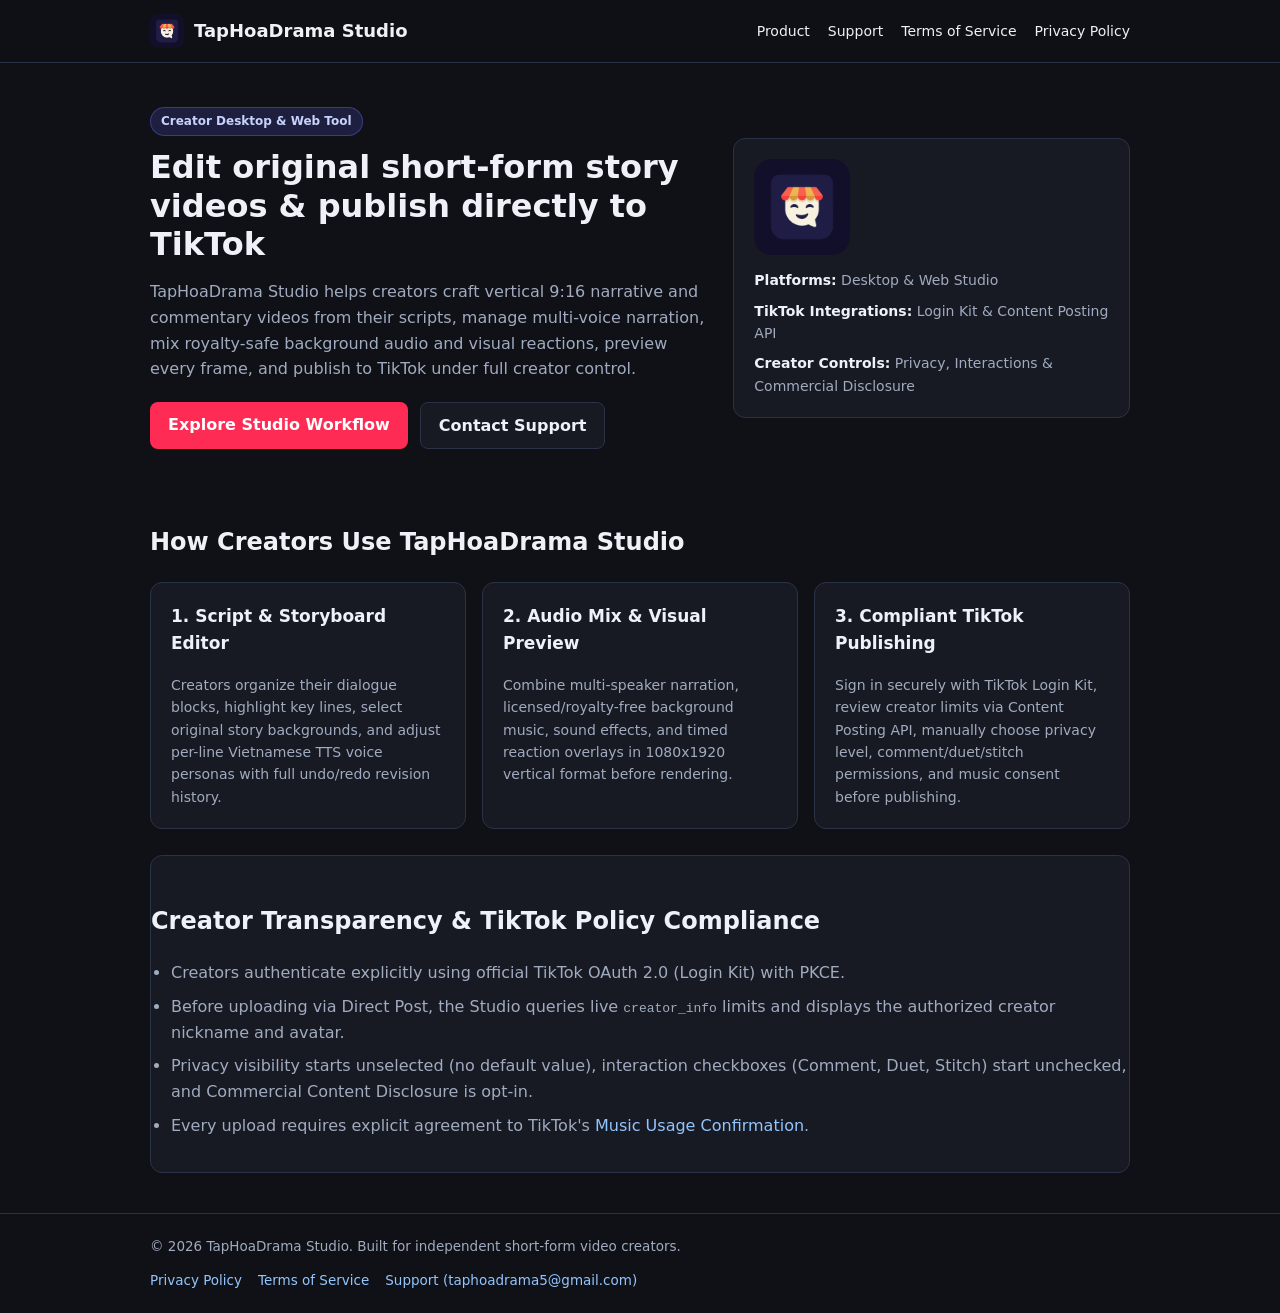
<file: index.html>
<!DOCTYPE html>
<html lang="en">
<head>
  <meta charset="UTF-8" />
  <meta name="viewport" content="width=device-width, initial-scale=1.0" />
  <title>TapHoaDrama Studio — Short-Form Creator Video Editor &amp; Publisher</title>
  <link rel="stylesheet" href="styles.css" />
</head>
<body>
  <header class="nav-wrap">
    <div class="container nav">
      <a class="brand" href="index.html">
        <img src="assets/taphoadrama-icon-1024.jpg" alt="TapHoaDrama Studio Logo" />
        <span>TapHoaDrama Studio</span>
      </a>
      <nav class="nav-links">
        <a href="index.html">Product</a>
        <a href="support.html">Support</a>
        <a href="terms.html">Terms of Service</a>
        <a href="privacy.html">Privacy Policy</a>
      </nav>
    </div>
  </header>

  <main class="container">
    <section class="hero">
      <div class="hero-text">
        <span class="badge">Creator Desktop &amp; Web Tool</span>
        <h1>Edit original short-form story videos &amp; publish directly to TikTok</h1>
        <p class="lead">
          TapHoaDrama Studio helps creators craft vertical 9:16 narrative and commentary videos from their scripts,
          manage multi-voice narration, mix royalty-safe background audio and visual reactions, preview every frame,
          and publish to TikTok under full creator control.
        </p>
        <div class="cta-row">
          <a class="btn primary" href="#workflow">Explore Studio Workflow</a>
          <a class="btn secondary" href="support.html">Contact Support</a>
        </div>
      </div>
      <div class="hero-card">
        <img src="assets/taphoadrama-icon-1024.jpg" alt="TapHoaDrama Studio" class="hero-icon" />
        <div class="hero-specs">
          <div><strong>Platforms:</strong> Desktop &amp; Web Studio</div>
          <div><strong>TikTok Integrations:</strong> Login Kit &amp; Content Posting API</div>
          <div><strong>Creator Controls:</strong> Privacy, Interactions &amp; Commercial Disclosure</div>
        </div>
      </div>
    </section>

    <section id="workflow" class="section">
      <h2>How Creators Use TapHoaDrama Studio</h2>
      <div class="grid-3">
        <article class="card">
          <h3>1. Script &amp; Storyboard Editor</h3>
          <p>
            Creators organize their dialogue blocks, highlight key lines, select original story backgrounds,
            and adjust per-line Vietnamese TTS voice personas with full undo/redo revision history.
          </p>
        </article>
        <article class="card">
          <h3>2. Audio Mix &amp; Visual Preview</h3>
          <p>
            Combine multi-speaker narration, licensed/royalty-free background music, sound effects,
            and timed reaction overlays in 1080x1920 vertical format before rendering.
          </p>
        </article>
        <article class="card">
          <h3>3. Compliant TikTok Publishing</h3>
          <p>
            Sign in securely with TikTok Login Kit, review creator limits via Content Posting API,
            manually choose privacy level, comment/duet/stitch permissions, and music consent before publishing.
          </p>
        </article>
      </div>
    </section>

    <section class="section compliance-box">
      <h2>Creator Transparency &amp; TikTok Policy Compliance</h2>
      <ul>
        <li>Creators authenticate explicitly using official TikTok OAuth 2.0 (Login Kit) with PKCE.</li>
        <li>Before uploading via Direct Post, the Studio queries live <code>creator_info</code> limits and displays the authorized creator nickname and avatar.</li>
        <li>Privacy visibility starts unselected (no default value), interaction checkboxes (Comment, Duet, Stitch) start unchecked, and Commercial Content Disclosure is opt-in.</li>
        <li>Every upload requires explicit agreement to TikTok's <a href="https://www.tiktok.com/legal/page/global/music-usage-confirmation/en" target="_blank" rel="noopener">Music Usage Confirmation</a>.</li>
      </ul>
    </section>
  </main>

  <footer class="footer">
    <div class="container footer-inner">
      <div>&copy; 2026 TapHoaDrama Studio. Built for independent short-form video creators.</div>
      <div class="footer-links">
        <a href="privacy.html">Privacy Policy</a>
        <a href="terms.html">Terms of Service</a>
        <a href="support.html">Support (taphoadrama5@gmail.com)</a>
      </div>
    </div>
  </footer>
</body>
</html>
</file>
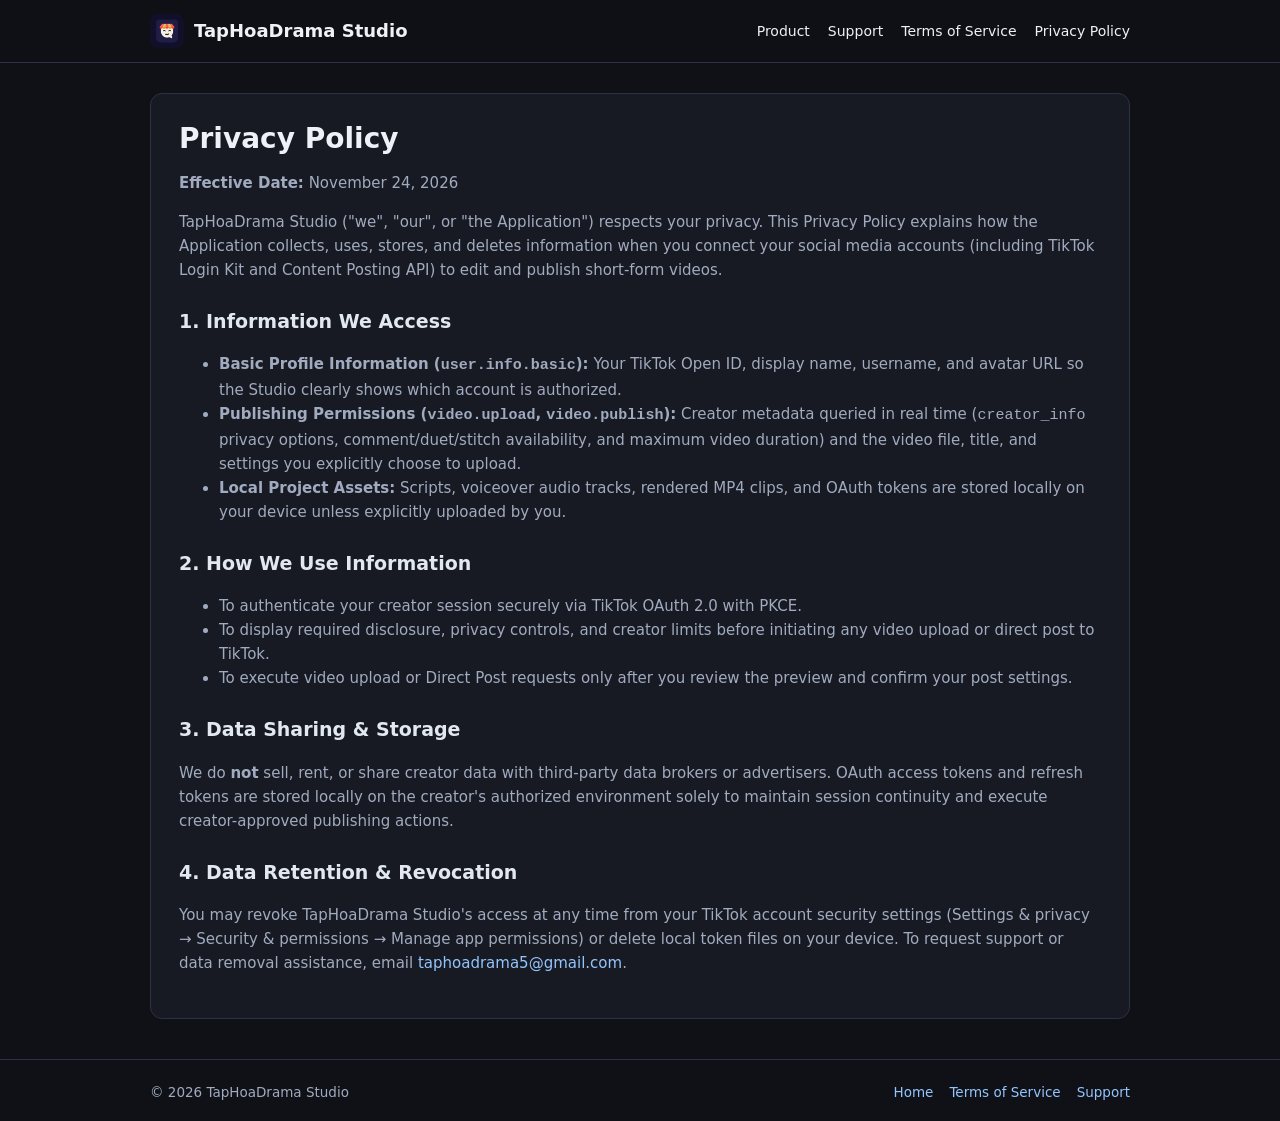
<file: privacy.html>
<!DOCTYPE html>
<html lang="en">
<head>
  <meta charset="UTF-8" />
  <meta name="viewport" content="width=device-width, initial-scale=1.0" />
  <title>Privacy Policy — TapHoaDrama Studio</title>
  <link rel="stylesheet" href="styles.css" />
</head>
<body>
  <header class="nav-wrap">
    <div class="container nav">
      <a class="brand" href="index.html">
        <img src="assets/taphoadrama-icon-1024.jpg" alt="TapHoaDrama Studio Logo" />
        <span>TapHoaDrama Studio</span>
      </a>
      <nav class="nav-links">
        <a href="index.html">Product</a>
        <a href="support.html">Support</a>
        <a href="terms.html">Terms of Service</a>
        <a href="privacy.html">Privacy Policy</a>
      </nav>
    </div>
  </header>

  <main class="container">
    <article class="legal-doc">
      <h1>Privacy Policy</h1>
      <p><strong>Effective Date:</strong> November 24, 2026</p>
      <p>
        TapHoaDrama Studio ("we", "our", or "the Application") respects your privacy. This Privacy Policy explains how
        the Application collects, uses, stores, and deletes information when you connect your social media accounts
        (including TikTok Login Kit and Content Posting API) to edit and publish short-form videos.
      </p>

      <h2>1. Information We Access</h2>
      <ul>
        <li><strong>Basic Profile Information (<code>user.info.basic</code>):</strong> Your TikTok Open ID, display name, username, and avatar URL so the Studio clearly shows which account is authorized.</li>
        <li><strong>Publishing Permissions (<code>video.upload</code>, <code>video.publish</code>):</strong> Creator metadata queried in real time (<code>creator_info</code> privacy options, comment/duet/stitch availability, and maximum video duration) and the video file, title, and settings you explicitly choose to upload.</li>
        <li><strong>Local Project Assets:</strong> Scripts, voiceover audio tracks, rendered MP4 clips, and OAuth tokens are stored locally on your device unless explicitly uploaded by you.</li>
      </ul>

      <h2>2. How We Use Information</h2>
      <ul>
        <li>To authenticate your creator session securely via TikTok OAuth 2.0 with PKCE.</li>
        <li>To display required disclosure, privacy controls, and creator limits before initiating any video upload or direct post to TikTok.</li>
        <li>To execute video upload or Direct Post requests only after you review the preview and confirm your post settings.</li>
      </ul>

      <h2>3. Data Sharing &amp; Storage</h2>
      <p>
        We do <strong>not</strong> sell, rent, or share creator data with third-party data brokers or advertisers.
        OAuth access tokens and refresh tokens are stored locally on the creator's authorized environment solely to maintain
        session continuity and execute creator-approved publishing actions.
      </p>

      <h2>4. Data Retention &amp; Revocation</h2>
      <p>
        You may revoke TapHoaDrama Studio's access at any time from your TikTok account security settings
        (Settings &amp; privacy &rarr; Security &amp; permissions &rarr; Manage app permissions) or delete local token files on your device.
        To request support or data removal assistance, email <a href="mailto:taphoadrama5@gmail.com">taphoadrama5@gmail.com</a>.
      </p>
    </article>
  </main>

  <footer class="footer">
    <div class="container footer-inner">
      <div>&copy; 2026 TapHoaDrama Studio</div>
      <div class="footer-links">
        <a href="index.html">Home</a>
        <a href="terms.html">Terms of Service</a>
        <a href="support.html">Support</a>
      </div>
    </div>
  </footer>
</body>
</html>
</file>
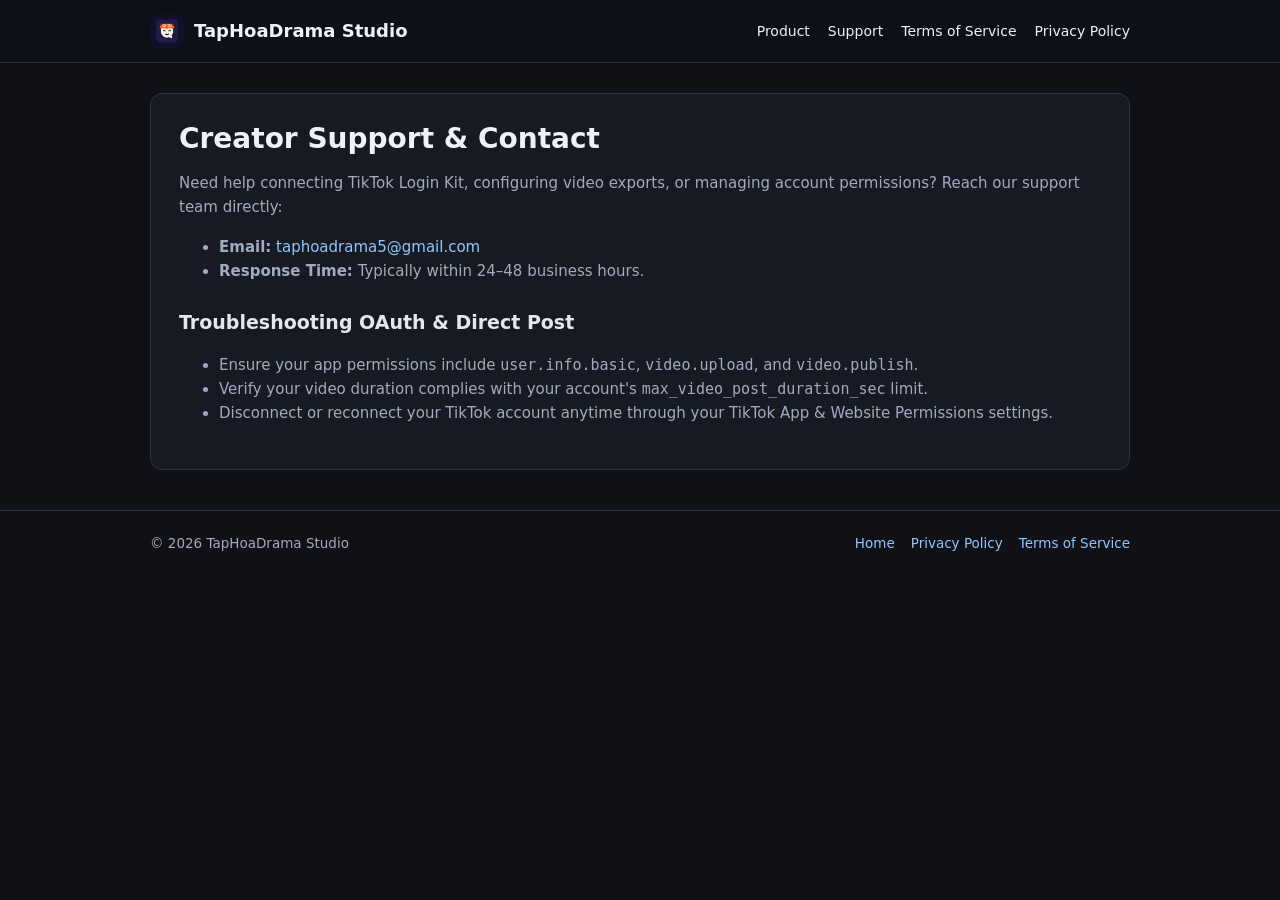
<file: support.html>
<!DOCTYPE html>
<html lang="en">
<head>
  <meta charset="UTF-8" />
  <meta name="viewport" content="width=device-width, initial-scale=1.0" />
  <title>Support — TapHoaDrama Studio</title>
  <link rel="stylesheet" href="styles.css" />
</head>
<body>
  <header class="nav-wrap">
    <div class="container nav">
      <a class="brand" href="index.html">
        <img src="assets/taphoadrama-icon-1024.jpg" alt="TapHoaDrama Studio Logo" />
        <span>TapHoaDrama Studio</span>
      </a>
      <nav class="nav-links">
        <a href="index.html">Product</a>
        <a href="support.html">Support</a>
        <a href="terms.html">Terms of Service</a>
        <a href="privacy.html">Privacy Policy</a>
      </nav>
    </div>
  </header>

  <main class="container">
    <article class="legal-doc">
      <h1>Creator Support &amp; Contact</h1>
      <p>
        Need help connecting TikTok Login Kit, configuring video exports, or managing account permissions? Reach our support team directly:
      </p>
      <ul>
        <li><strong>Email:</strong> <a href="mailto:taphoadrama5@gmail.com">taphoadrama5@gmail.com</a></li>
        <li><strong>Response Time:</strong> Typically within 24–48 business hours.</li>
      </ul>

      <h2>Troubleshooting OAuth &amp; Direct Post</h2>
      <ul>
        <li>Ensure your app permissions include <code>user.info.basic</code>, <code>video.upload</code>, and <code>video.publish</code>.</li>
        <li>Verify your video duration complies with your account's <code>max_video_post_duration_sec</code> limit.</li>
        <li>Disconnect or reconnect your TikTok account anytime through your TikTok App &amp; Website Permissions settings.</li>
      </ul>
    </article>
  </main>

  <footer class="footer">
    <div class="container footer-inner">
      <div>&copy; 2026 TapHoaDrama Studio</div>
      <div class="footer-links">
        <a href="index.html">Home</a>
        <a href="privacy.html">Privacy Policy</a>
        <a href="terms.html">Terms of Service</a>
      </div>
    </div>
  </footer>
</body>
</html>
</file>
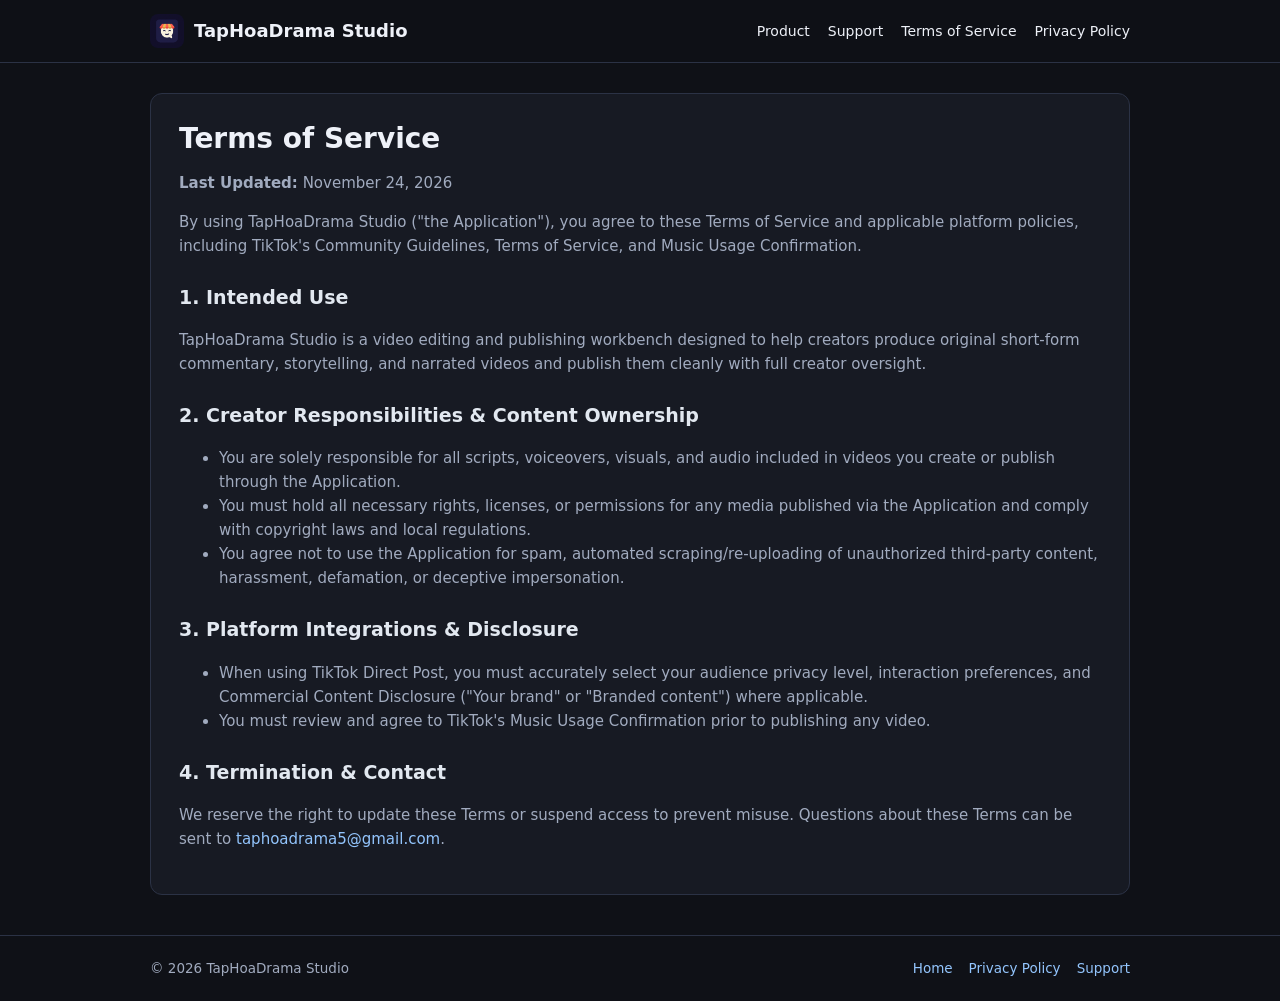
<file: terms.html>
<!DOCTYPE html>
<html lang="en">
<head>
  <meta charset="UTF-8" />
  <meta name="viewport" content="width=device-width, initial-scale=1.0" />
  <title>Terms of Service — TapHoaDrama Studio</title>
  <link rel="stylesheet" href="styles.css" />
</head>
<body>
  <header class="nav-wrap">
    <div class="container nav">
      <a class="brand" href="index.html">
        <img src="assets/taphoadrama-icon-1024.jpg" alt="TapHoaDrama Studio Logo" />
        <span>TapHoaDrama Studio</span>
      </a>
      <nav class="nav-links">
        <a href="index.html">Product</a>
        <a href="support.html">Support</a>
        <a href="terms.html">Terms of Service</a>
        <a href="privacy.html">Privacy Policy</a>
      </nav>
    </div>
  </header>

  <main class="container">
    <article class="legal-doc">
      <h1>Terms of Service</h1>
      <p><strong>Last Updated:</strong> November 24, 2026</p>
      <p>
        By using TapHoaDrama Studio ("the Application"), you agree to these Terms of Service and applicable platform policies,
        including TikTok's Community Guidelines, Terms of Service, and Music Usage Confirmation.
      </p>

      <h2>1. Intended Use</h2>
      <p>
        TapHoaDrama Studio is a video editing and publishing workbench designed to help creators produce original short-form
        commentary, storytelling, and narrated videos and publish them cleanly with full creator oversight.
      </p>

      <h2>2. Creator Responsibilities &amp; Content Ownership</h2>
      <ul>
        <li>You are solely responsible for all scripts, voiceovers, visuals, and audio included in videos you create or publish through the Application.</li>
        <li>You must hold all necessary rights, licenses, or permissions for any media published via the Application and comply with copyright laws and local regulations.</li>
        <li>You agree not to use the Application for spam, automated scraping/re-uploading of unauthorized third-party content, harassment, defamation, or deceptive impersonation.</li>
      </ul>

      <h2>3. Platform Integrations &amp; Disclosure</h2>
      <ul>
        <li>When using TikTok Direct Post, you must accurately select your audience privacy level, interaction preferences, and Commercial Content Disclosure ("Your brand" or "Branded content") where applicable.</li>
        <li>You must review and agree to TikTok's Music Usage Confirmation prior to publishing any video.</li>
      </ul>

      <h2>4. Termination &amp; Contact</h2>
      <p>
        We reserve the right to update these Terms or suspend access to prevent misuse. Questions about these Terms can be sent to
        <a href="mailto:taphoadrama5@gmail.com">taphoadrama5@gmail.com</a>.
      </p>
    </article>
  </main>

  <footer class="footer">
    <div class="container footer-inner">
      <div>&copy; 2026 TapHoaDrama Studio</div>
      <div class="footer-links">
        <a href="index.html">Home</a>
        <a href="privacy.html">Privacy Policy</a>
        <a href="support.html">Support</a>
      </div>
    </div>
  </footer>
</body>
</html>
</file>
<file: styles.css>
:root {
  --bg: #0f1117;
  --surface: #171a23;
  --border: #2b3245;
  --text: #eef1f8;
  --muted: #a1abbf;
  --accent: #fe2c55;
  --indigo: #6366f1;
}
* { box-sizing: border-box; }
body {
  margin: 0;
  font-family: "Segoe UI", system-ui, -apple-system, sans-serif;
  background: var(--bg);
  color: var(--text);
  line-height: 1.6;
}
.container { max-width: 1020px; margin: 0 auto; padding: 0 20px; }
a { color: #93c5fd; text-decoration: none; }
a:hover { text-decoration: underline; }

.nav-wrap {
  border-bottom: 1px solid var(--border);
  background: rgba(15, 17, 23, 0.92);
  position: sticky;
  top: 0;
}
.nav {
  display: flex;
  align-items: center;
  justify-content: space-between;
  padding: 14px 20px;
  gap: 16px;
  flex-wrap: wrap;
}
.brand { display: flex; align-items: center; gap: 10px; font-weight: 700; font-size: 18px; color: var(--text); }
.brand img { width: 34px; height: 34px; border-radius: 8px; object-fit: cover; }
.nav-links { display: flex; gap: 18px; flex-wrap: wrap; font-size: 14px; font-weight: 500; }
.nav-links a { color: var(--text); }

.hero {
  display: grid;
  grid-template-columns: 1.4fr 1fr;
  gap: 28px;
  align-items: center;
  padding: 44px 0 28px;
}
.badge {
  display: inline-block;
  background: rgba(99, 102, 241, 0.18);
  color: #c7d2fe;
  border: 1px solid rgba(99, 102, 241, 0.4);
  padding: 4px 10px;
  border-radius: 99px;
  font-size: 12px;
  font-weight: 600;
}
h1 { font-size: 32px; line-height: 1.2; margin: 12px 0; }
.lead { color: var(--muted); font-size: 16px; }
.cta-row { display: flex; gap: 12px; margin-top: 20px; flex-wrap: wrap; }
.btn { padding: 10px 18px; border-radius: 8px; font-weight: 600; display: inline-block; }
.btn.primary { background: var(--accent); color: #fff; }
.btn.secondary { background: var(--surface); border: 1px solid var(--border); color: var(--text); }

.hero-card, .card, .compliance-box, .legal-doc {
  background: var(--surface);
  border: 1px solid var(--border);
  border-radius: 12px;
  padding: 20px;
}
.hero-icon { width: 96px; height: 96px; border-radius: 18px; display: block; margin-bottom: 14px; }
.hero-specs { display: flex; flex-direction: column; gap: 8px; font-size: 14px; color: var(--muted); }
.hero-specs strong { color: var(--text); }

.section { padding: 26px 0; }
.grid-3 { display: grid; grid-template-columns: repeat(3, 1fr); gap: 16px; }
.card h3 { margin-top: 0; font-size: 17px; }
.card p { color: var(--muted); margin-bottom: 0; font-size: 14px; }
.compliance-box ul { margin: 10px 0 0; padding-left: 20px; color: var(--muted); }
.compliance-box li { margin-bottom: 8px; }

.legal-doc { margin: 30px 0; padding: 28px; }
.legal-doc h1 { font-size: 28px; margin-top: 0; }
.legal-doc h2 { font-size: 19px; margin-top: 24px; color: #e2e8f0; }
.legal-doc p, .legal-doc li { color: var(--muted); font-size: 15px; }

.footer {
  border-top: 1px solid var(--border);
  margin-top: 40px;
  padding: 22px 0;
  color: var(--muted);
  font-size: 13.5px;
}
.footer-inner { display: flex; justify-content: space-between; align-items: center; flex-wrap: wrap; gap: 12px; }
.footer-links { display: flex; gap: 16px; flex-wrap: wrap; }

@media (max-width: 780px) {
  .hero, .grid-3 { grid-template-columns: 1fr; }
}
</file>
